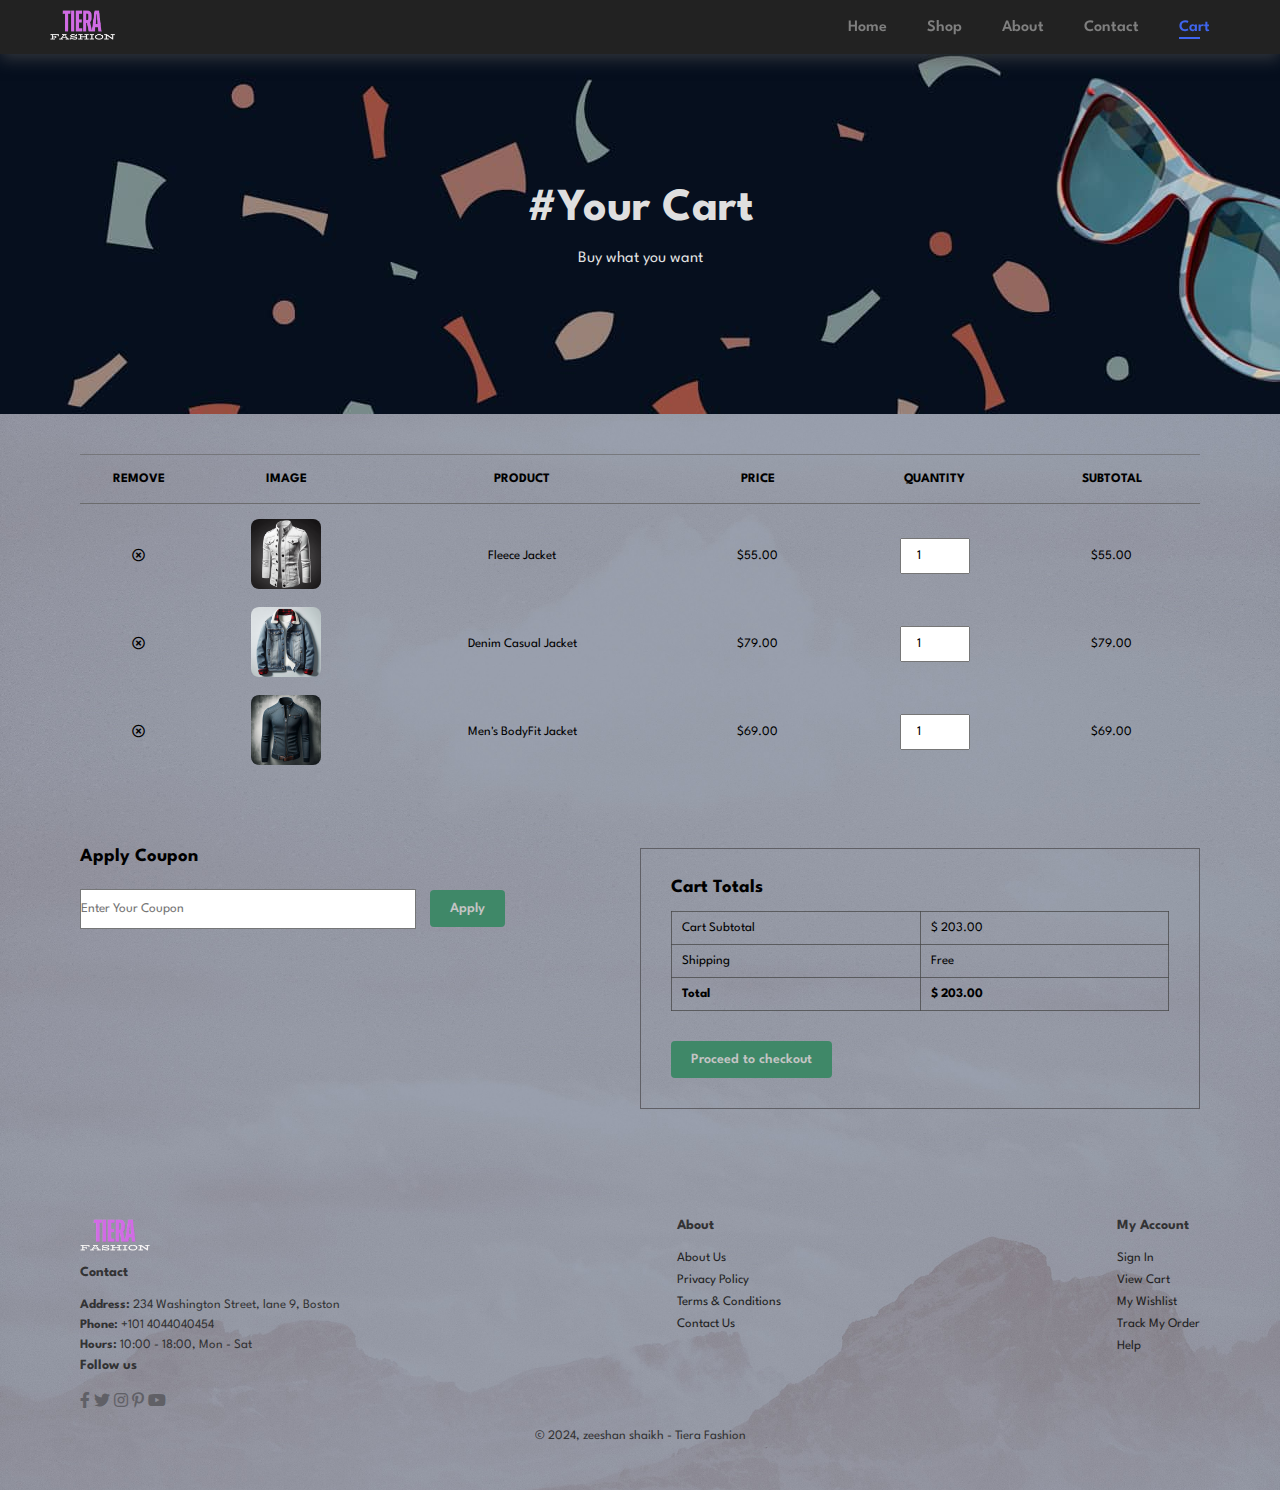
<file: cart.html>
<!DOCTYPE html>
<html lang="en">
<head>
    <meta charset="UTF-8">
    <meta name="viewport" content="width=device-width, initial-scale=1.0">
    <title>Tiera</title>
    <link rel="stylesheet" href="style.css">
    <link rel="stylesheet" href="https://use.fontawesome.com/releases/v5.15.4/css/all.css" />
</head>
<body class="shopbg" >
    
    <section id="header">
        <a href="#"><img src="Assets/TieraLogoNewTp.png" class="logo" 
           height="30px"  alt=""></a>
        <div>
            <ul id="navbar">
                <li><a href="index.html">Home</a></li>
                <li><a href="shop.html">Shop</a></li>
                <li><a href="about.html">About</a></li>
                <li><a href="contact.html">Contact</a></li>
                <li><a class="active" href="cart.html">Cart</a></li>
                <a href="#" id="close"><i class="fa fa-times"></i></a>
            </ul>
        </div>

        <div id="mobile">
            <i id="bar" class="fas fa-outdent"></i>
        </div>
    </section>

    <section id="page-header-contact">
        <h2>#Your Cart</h2>
        <p>Buy what you want</p>
    </section>

    <section id="cart" class="section-p1">
        <table width="100%">
            <thead>
                <tr>
                    <td>Remove</td>
                    <td>Image</td>
                    <td>Product</td>
                    <td>Price</td>
                    <td>Quantity</td>
                    <td>Subtotal</td>

                </tr>
            </thead>
            <tbody>
                <tr>
                    <td><i class="far fa-times-circle"></i><a href="#"></a></td>
                    <td><img src="Assets/Products/newprod/j3.jpeg" alt=""></td>
                    <td>Fleece Jacket</td>
                    <td>$55.00</td>
                    <td><input type="number" value="1"></td>
                    <td>$55.00</td>

                </tr>

                <tr>
                    <td><i class="far fa-times-circle"></i><a href="#"></a></td>
                    <td><img src="Assets/Products/newprod/j7.jpeg" alt=""></td>
                    <td>Denim Casual Jacket</td>
                    <td>$79.00</td>
                    <td><input type="number" value="1"></td>
                    <td>$79.00</td>

                </tr>

                <tr>
                    <td><i class="far fa-times-circle"></i><a href="#"></a></td>
                    <td><img src="Assets/Products/newprod/j1.jpeg" alt=""></td>
                    <td>Men's BodyFit Jacket</td>
                    <td>$69.00</td>
                    <td><input type="number" value="1"></td>
                    <td>$69.00</td>

                </tr>
            </tbody>
        </table>
    </section>

    <section id="cart-add" class="section-p1">
        <div id="coupon">
            <h3>Apply Coupon</h3>
            <div>
                <input type="text" placeholder="Enter Your Coupon">
                <button class="normal">Apply</button>
            </div>
        </div>
        <div id="sub-total">
            <h3>Cart Totals</h3>
            <table>
                <tr>
                    <td>Cart Subtotal</td>
                    <td>$ 203.00</td>
                </tr>
                <tr>
                    <td>Shipping</td>
                    <td>Free</td>
                </tr>
                <tr>
                    <td><strong>Total</strong></td>
                    <td><strong>$ 203.00</strong></td>
                </tr>
            </table>
            <button class="normal">Proceed to checkout</button>
        </div>
    </section>

    <footer class="section-p1">
        <div class="col">
            <img class="logo" src="Assets/TieraLogoNewTp.png" width="70px" alt="">
            <h4>Contact</h4>
            <p><Strong>Address:</Strong> 234 Washington Street, lane 9, Boston</p>
            <p><Strong>Phone:</Strong> +101 4044040454</p>
            <p><Strong>Hours:</Strong> 10:00 - 18:00, Mon - Sat</p>
            <div class="follow">
                <h4>Follow us</h4>
                <div class="icon">
                    <i class="fab fa-facebook-f"></i>
                    <i class="fab fa-twitter"></i>
                    <i class="fab fa-instagram"></i>
                    <i class="fab fa-pinterest-p"></i>
                    <i class="fab fa-youtube"></i>

                </div>
            </div>
        </div>

        <div class="col">
            <h4>About</h4>
            <a href="#">About Us</a>
            <a href="#">Privacy Policy</a>
            <a href="#">Terms & Conditions</a>
            <a href="#">Contact Us</a>
        </div>

        <div class="col">
            <h4>My Account</h4>
            <a href="#">Sign In</a>
            <a href="#">View Cart</a>
            <a href="#">My Wishlist</a>
            <a href="#">Track My Order</a>
            <a href="#">Help</a>
        </div>

        <div class="copywrite">
            <p>© 2024, zeeshan shaikh - Tiera Fashion</p>
        </div>
    </footer>
    
    <script src="script.js"></script>
</body>
</html>
</file>
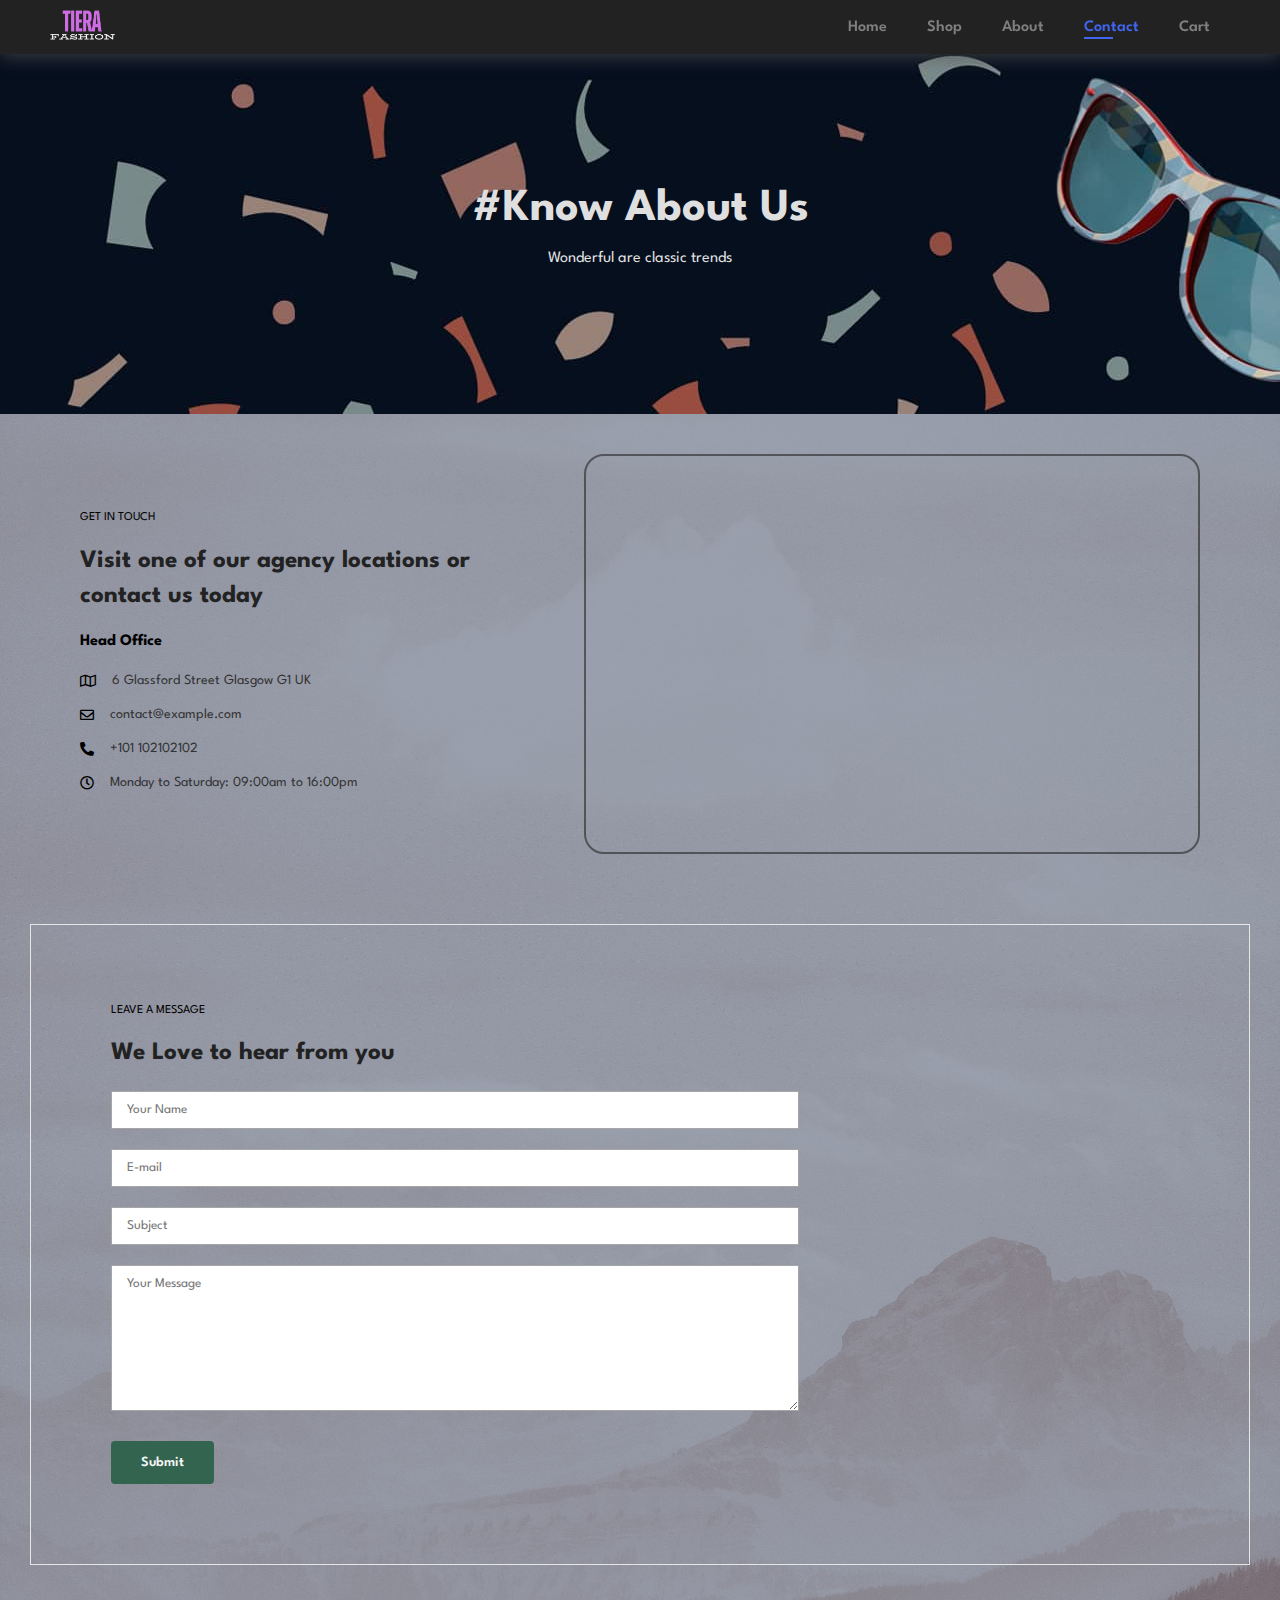
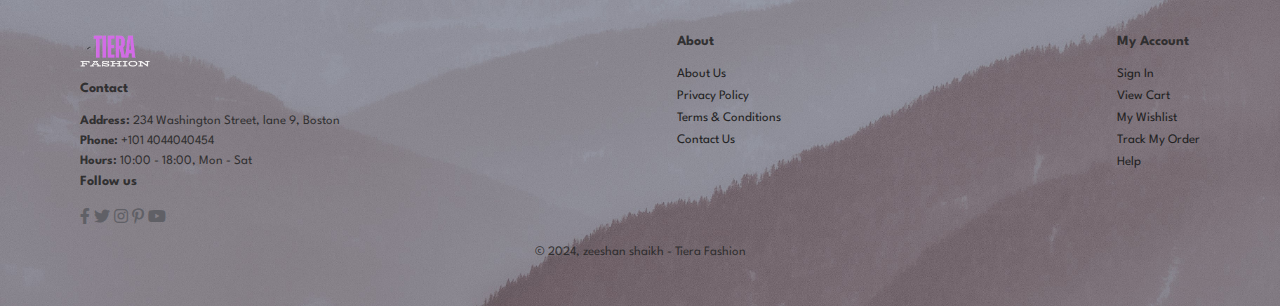
<file: contact.html>
<!DOCTYPE html>
<html lang="en">
<head>
    <meta charset="UTF-8">
    <meta name="viewport" content="width=device-width, initial-scale=1.0">
    <title>Tiera</title>
    <link rel="stylesheet" href="style.css">
    <link rel="stylesheet" href="https://use.fontawesome.com/releases/v5.15.4/css/all.css" />
</head>
<body class="shopbg" >
    
    <section id="header">
        <a href="#"><img src="Assets/TieraLogoNewTp.png" class="logo" 
           height="30px"  alt=""></a>
        <div>
            <ul id="navbar">
                <li><a href="index.html">Home</a></li>
                <li><a href="shop.html">Shop</a></li>
                <li><a href="about.html">About</a></li>
                <li><a class="active" href="contact.html">Contact</a></li>
                <li><a href="cart.html">Cart</a></li>
                <a href="#" id="close"><i class="fa fa-times"></i></a>
            </ul>
        </div>

        <div id="mobile">
            <i id="bar" class="fas fa-outdent"></i>
        </div>
    </section>

    <section id="page-header-contact">
        <h2>#Know About Us</h2>
        <p>Wonderful are classic trends  </p>
    </section>

    <section id="contact-details" class="section-p1">
        <div class="details">
            <span>GET IN TOUCH</span>
            <h2>Visit one of our agency locations or contact us today</h2>
            <h3>Head Office</h3>
            <div>
                <li>
                    <i class="far fa-map"></i>
                    <p>6 Glassford Street Glasgow G1 UK</p>
                </li>
                <li>
                    <i class="far fa-envelope"></i>
                    <p>contact@example.com</p>
                </li>
                <li>
                    <i class="fas fa-phone-alt"></i>
                    <p>+101  102102102</p>
                </li>
                <li>
                    <i class="far fa-clock"></i>
                    <p>Monday to Saturday: 09:00am to 16:00pm</p>
                </li>
            
            </div>
        </div>

            <div class="map">
                <iframe src="https://www.google.com/maps/embed?pb=!1m18!1m12!1m3!1d4478.4659123370075!2d-4.253051503469483!3d55.858624522149775!2m3!1f0!2f0!3f0!3m2!1i1024!2i768!4f13.1!3m3!1m2!1s0x488846a1b924d143%3A0x3a1c017648f15e3f!2sGlassford%202018%20Ltd!5e0!3m2!1sen!2sin!4v1719097227833!5m2!1sen!2sin" width="600" height="450" style="border:0;" allowfullscreen="" loading="lazy" referrerpolicy="no-referrer-when-downgrade"></iframe>
            </div>
        </div>
    </section>

    <section id="form-details">
        <form action="">
            <span>LEAVE A MESSAGE</span>
            <h2>We Love to hear from you</h2>
            <input type="text" placeholder="Your Name">
            <input type="text" placeholder="E-mail">
            <input type="text" placeholder="Subject">
            <textarea name="" id="" cols="30" rows="10" placeholder="Your Message"></textarea>
            <button class="normal">Submit</button>
        </form>
    </section>

    <footer class="section-p1">
        <div class="col">
            <img class="logo" src="Assets/TieraLogoNewTp.png" width="70px" alt="">
            <h4>Contact</h4>
            <p><Strong>Address:</Strong> 234 Washington Street, lane 9, Boston</p>
            <p><Strong>Phone:</Strong> +101 4044040454</p>
            <p><Strong>Hours:</Strong> 10:00 - 18:00, Mon - Sat</p>
            <div class="follow">
                <h4>Follow us</h4>
                <div class="icon">
                    <i class="fab fa-facebook-f"></i>
                    <i class="fab fa-twitter"></i>
                    <i class="fab fa-instagram"></i>
                    <i class="fab fa-pinterest-p"></i>
                    <i class="fab fa-youtube"></i>

                </div>
            </div>
        </div>

        <div class="col">
            <h4>About</h4>
            <a href="#">About Us</a>
            <a href="#">Privacy Policy</a>
            <a href="#">Terms & Conditions</a>
            <a href="#">Contact Us</a>
        </div>

        <div class="col">
            <h4>My Account</h4>
            <a href="#">Sign In</a>
            <a href="#">View Cart</a>
            <a href="#">My Wishlist</a>
            <a href="#">Track My Order</a>
            <a href="#">Help</a>
        </div>

        <div class="copywrite">
            <p>© 2024, zeeshan shaikh - Tiera Fashion</p>
        </div>
    </footer>
    
    <script src="script.js"></script>
</body>
</html>
</file>
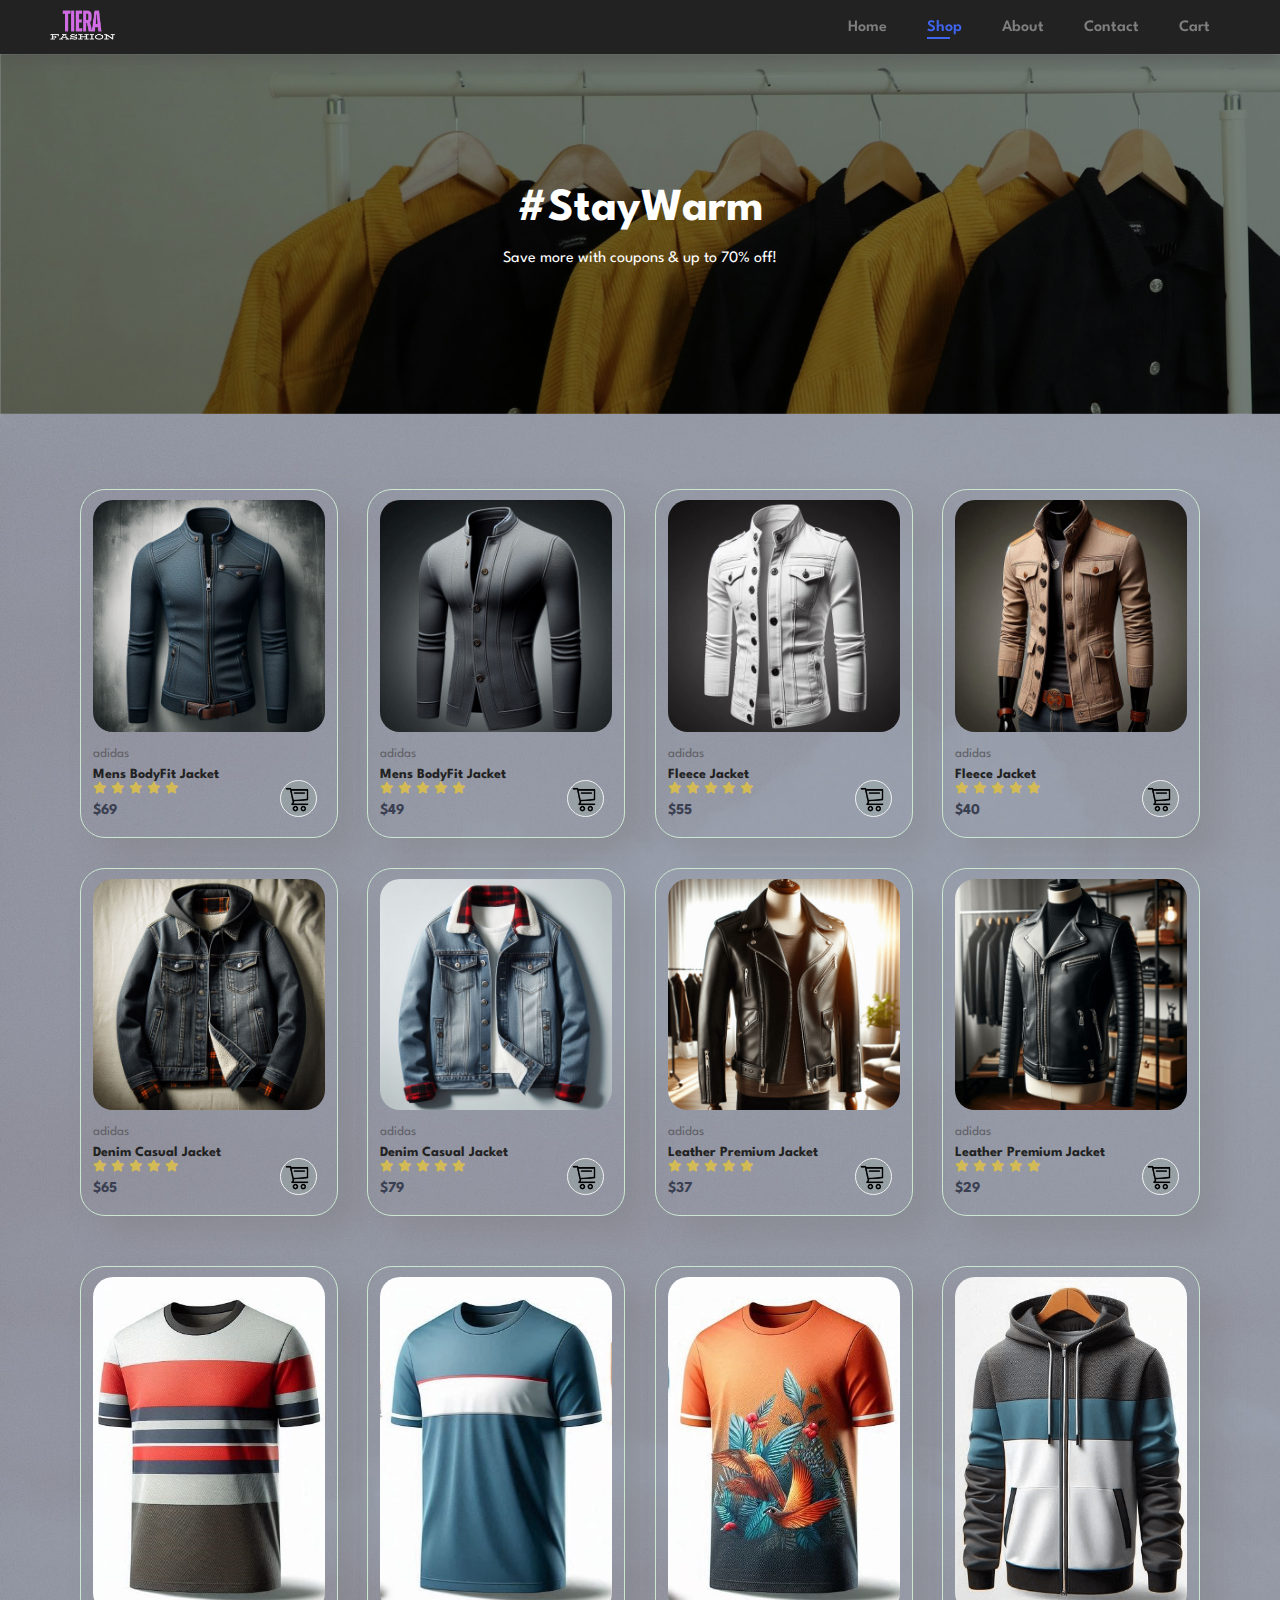
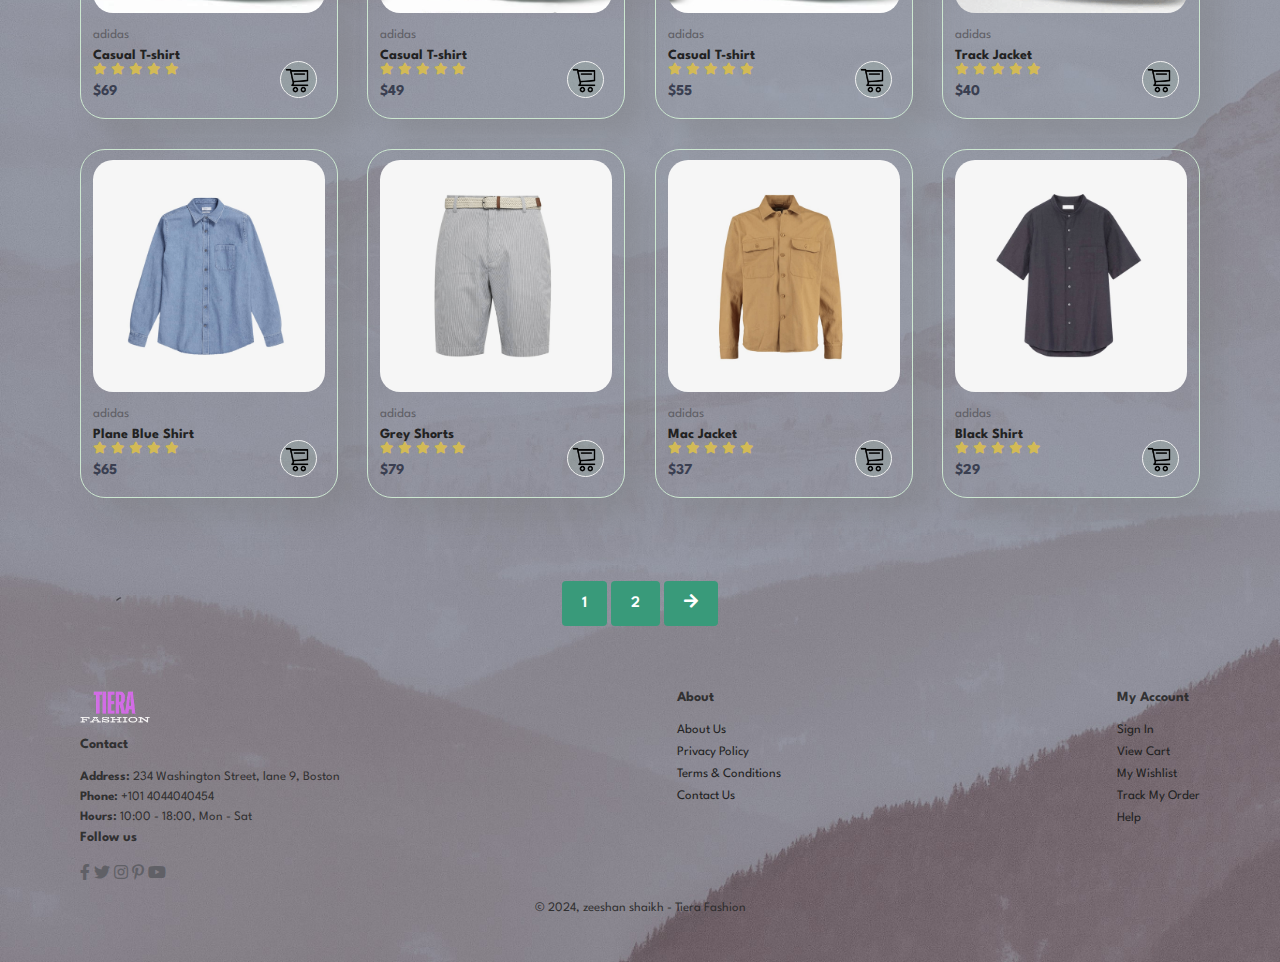
<file: shop.html>
<!DOCTYPE html>
<html lang="en">
<head>
    <meta charset="UTF-8">
    <meta name="viewport" content="width=device-width, initial-scale=1.0">
    <title>Tiera</title>
    <link rel="stylesheet" href="style.css">
    <link rel="stylesheet" href="https://use.fontawesome.com/releases/v5.15.4/css/all.css" />
</head>
<body class="shopbg" >
    
    <section id="header">
        <a href="#"><img src="Assets/TieraLogoNewTp.png" class="logo" 
           height="30px"  alt=""></a>
        <div>
            <ul id="navbar">
                <li><a href="index.html">Home</a></li>
                <li><a class="active" href="shop.html">Shop</a></li>
                <li><a href="about.html">About</a></li>
                <li><a href="contact.html">Contact</a></li>
                <li><a href="cart.html">Cart</a></li>
                <a href="#" id="close"><i class="fa fa-times"></i></a>
            </ul>
        </div>

        <div id="mobile">
            <i id="bar" class="fas fa-outdent"></i>
        </div>
    </section>

    <section id="page-header">
        <h2>#StayWarm</h2>
        <p>Save more with coupons & up to 70% off! </p>
    </section>

    <section id="product1" class="section-p1">

        <div class="pro-container">
            <div class="pro" onclick="changewin()">
                <img src="Assets/Products/newprod/j1.png" alt="">
                <div class="des">
                    <span>adidas</span>
                    <h5>Mens BodyFit Jacket</h5>
                    <div class="star">
                        <i class="fas fa-star"></i>
                        <i class="fas fa-star"></i>
                        <i class="fas fa-star"></i>
                        <i class="fas fa-star"></i>
                        <i class="fas fa-star"></i>
                    </div>
                    <h4>$69</h4>
                </div>
                <a onclick="cartpg()" href="cart.html" class="cart"><img src="Assets/cart.png" alt=""></a>
            </div>
            <div class="pro" onclick="changewin(); changeimgf2()" value="Call2Functions">
                <img src="Assets/Products/newprod/j2.png" alt="">
                <div class="des">
                    <span>adidas</span>
                    <h5>Mens BodyFit Jacket</h5>
                    <div class="star">
                        <i class="fas fa-star"></i>
                        <i class="fas fa-star"></i>
                        <i class="fas fa-star"></i>
                        <i class="fas fa-star"></i>
                        <i class="fas fa-star"></i>
                    </div>
                    <h4>$49</h4>
                </div>
                <a onclick="cartpg()" href="#" class="cart"><img src="Assets/cart.png" alt=""></a>
            </div>
            <div class="pro" onclick="changewin()">
                <img src="Assets/Products/newprod/j3.png" alt="">
                <div class="des">
                    <span>adidas</span>
                    <h5>Fleece Jacket</h5>
                    <div class="star">
                        <i class="fas fa-star"></i>
                        <i class="fas fa-star"></i>
                        <i class="fas fa-star"></i>
                        <i class="fas fa-star"></i>
                        <i class="fas fa-star"></i>
                    </div>
                    <h4>$55</h4>
                </div>
                <a href="#" class="cart"><img src="Assets/cart.png" alt=""></a>
            </div>
            <div class="pro" onclick="changewin()">
                <img src="Assets/Products/newprod/j4.png" alt="">
                <div class="des">
                    <span>adidas</span>
                    <h5>Fleece Jacket</h5>
                    <div class="star">
                        <i class="fas fa-star"></i>
                        <i class="fas fa-star"></i>
                        <i class="fas fa-star"></i>
                        <i class="fas fa-star"></i>
                        <i class="fas fa-star"></i>
                    </div>
                    <h4>$40</h4>
                </div>
                <a href="#" class="cart"><img src="Assets/cart.png" alt=""></a>
            </div>
            <div class="pro" onclick="changewin()">
                <img src="Assets/Products/newprod/j6.png" alt="">
                <div class="des">
                    <span>adidas</span>
                    <h5>Denim Casual Jacket</h5>
                    <div class="star">
                        <i class="fas fa-star"></i>
                        <i class="fas fa-star"></i>
                        <i class="fas fa-star"></i>
                        <i class="fas fa-star"></i>
                        <i class="fas fa-star"></i>
                    </div>
                    <h4>$65</h4>
                </div>
                <a href="#" class="cart"><img src="Assets/cart.png" alt=""></a>
            </div>
            <div class="pro" onclick="changewin()">
                <img src="Assets/Products/newprod/j7.png" alt="">
                <div class="des">
                    <span>adidas</span>
                    <h5>Denim Casual Jacket</h5>
                    <div class="star">
                        <i class="fas fa-star"></i>
                        <i class="fas fa-star"></i>
                        <i class="fas fa-star"></i>
                        <i class="fas fa-star"></i>
                        <i class="fas fa-star"></i>
                    </div>
                    <h4>$79</h4>
                </div>
                <a href="#" class="cart"><img src="Assets/cart.png" alt=""></a>
            </div>
            <div class="pro" onclick="changewin()">
                <img src="Assets/Products/newprod/jl1.png" alt="">
                <div class="des">
                    <span>adidas</span>
                    <h5>Leather Premium Jacket</h5>
                    <div class="star">
                        <i class="fas fa-star"></i>
                        <i class="fas fa-star"></i>
                        <i class="fas fa-star"></i>
                        <i class="fas fa-star"></i>
                        <i class="fas fa-star"></i>
                    </div>
                    <h4>$37</h4>
                </div>
                <a href="#" class="cart"><img src="Assets/cart.png" alt=""></a>
            </div>
            <div class="pro" onclick="changewin()">
                <img src="Assets/Products/newprod/jl2.png" alt="">
                <div class="des">
                    <span>adidas</span>
                    <h5>Leather Premium Jacket</h5>
                    <div class="star">
                        <i class="fas fa-star"></i>
                        <i class="fas fa-star"></i>
                        <i class="fas fa-star"></i>
                        <i class="fas fa-star"></i>
                        <i class="fas fa-star"></i>
                    </div>
                    <h4>$29</h4>
                </div>
                <a href="#" class="cart"><img src="Assets/cart.png" alt=""></a>
            </div>
        </div>

        <div class="pro-container">
            <div class="pro">
                <img src="Assets/Products/newprod/t1.png" alt="">
                <div class="des">
                    <span>adidas</span>
                    <h5>Casual T-shirt</h5>
                    <div class="star">
                        <i class="fas fa-star"></i>
                        <i class="fas fa-star"></i>
                        <i class="fas fa-star"></i>
                        <i class="fas fa-star"></i>
                        <i class="fas fa-star"></i>
                    </div>
                    <h4>$69</h4>
                </div>
                <a href="#" class="cart"><img src="Assets/cart.png" alt=""></a>
            </div>
            <div class="pro">
                <img src="Assets/Products/newprod/t2.png" alt="">
                <div class="des">
                    <span>adidas</span>
                    <h5>Casual T-shirt</h5>
                    <div class="star">
                        <i class="fas fa-star"></i>
                        <i class="fas fa-star"></i>
                        <i class="fas fa-star"></i>
                        <i class="fas fa-star"></i>
                        <i class="fas fa-star"></i>
                    </div>
                    <h4>$49</h4>
                </div>
                <a href="#" class="cart"><img src="Assets/cart.png" alt=""></a>
            </div>
            <div class="pro">
                <img src="Assets/Products/newprod/t3.png" alt="">
                <div class="des">
                    <span>adidas</span>
                    <h5>Casual T-shirt</h5>
                    <div class="star">
                        <i class="fas fa-star"></i>
                        <i class="fas fa-star"></i>
                        <i class="fas fa-star"></i>
                        <i class="fas fa-star"></i>
                        <i class="fas fa-star"></i>
                    </div>
                    <h4>$55</h4>
                </div>
                <a href="#" class="cart"><img src="Assets/cart.png" alt=""></a>
            </div>
            <div class="pro">
                <img src="Assets/Products/newprod/jt1.png" alt="">
                <div class="des">
                    <span>adidas</span>
                    <h5>Track Jacket</h5>
                    <div class="star">
                        <i class="fas fa-star"></i>
                        <i class="fas fa-star"></i>
                        <i class="fas fa-star"></i>
                        <i class="fas fa-star"></i>
                        <i class="fas fa-star"></i>
                    </div>
                    <h4>$40</h4>
                </div>
                <a href="#" class="cart"><img src="Assets/cart.png" alt=""></a>
            </div>
            <div class="pro">
                <img src="Assets/Products/n5.png" alt="">
                <div class="des">
                    <span>adidas</span>
                    <h5>Plane Blue Shirt</h5>
                    <div class="star">
                        <i class="fas fa-star"></i>
                        <i class="fas fa-star"></i>
                        <i class="fas fa-star"></i>
                        <i class="fas fa-star"></i>
                        <i class="fas fa-star"></i>
                    </div>
                    <h4>$65</h4>
                </div>
                <a href="#" class="cart"><img src="Assets/cart.png" alt=""></a>
            </div>
            <div class="pro">
                <img src="Assets/Products/n6.png" alt="">
                <div class="des">
                    <span>adidas</span>
                    <h5>Grey Shorts</h5>
                    <div class="star">
                        <i class="fas fa-star"></i>
                        <i class="fas fa-star"></i>
                        <i class="fas fa-star"></i>
                        <i class="fas fa-star"></i>
                        <i class="fas fa-star"></i>
                    </div>
                    <h4>$79</h4>
                </div>
                <a href="#" class="cart"><img src="Assets/cart.png" alt=""></a>
            </div>
            <div class="pro">
                <img src="Assets/Products/n7.png" alt="">
                <div class="des">
                    <span>adidas</span>
                    <h5>Mac Jacket</h5>
                    <div class="star">
                        <i class="fas fa-star"></i>
                        <i class="fas fa-star"></i>
                        <i class="fas fa-star"></i>
                        <i class="fas fa-star"></i>
                        <i class="fas fa-star"></i>
                    </div>
                    <h4>$37</h4>
                </div>
                <a href="#" class="cart"><img src="Assets/cart.png" alt=""></a>
            </div>
            <div class="pro">
                <img src="Assets/Products/n8.png" alt="">
                <div class="des">
                    <span>adidas</span>
                    <h5>Black Shirt</h5>
                    <div class="star">
                        <i class="fas fa-star"></i>
                        <i class="fas fa-star"></i>
                        <i class="fas fa-star"></i>
                        <i class="fas fa-star"></i>
                        <i class="fas fa-star"></i>
                    </div>
                    <h4>$29</h4>
                </div>
                <a href="#" class="cart"><img src="Assets/cart.png" alt=""></a>
            </div>
        </div>
    </section>

    <section id="pagination" class="section-p1">
        <a href="#">1</a>
        <a href="#">2</a>
        <a href="#"><i class="fa fa-arrow-right"></i></a>
    </section>

    <footer class="section-p1">
        <div class="col">
            <img class="logo" src="Assets/TieraLogoNewTp.png" width="70px" alt="">
            <h4>Contact</h4>
            <p><Strong>Address:</Strong> 234 Washington Street, lane 9, Boston</p>
            <p><Strong>Phone:</Strong> +101 4044040454</p>
            <p><Strong>Hours:</Strong> 10:00 - 18:00, Mon - Sat</p>
            <div class="follow">
                <h4>Follow us</h4>
                <div class="icon">
                    <i class="fab fa-facebook-f"></i>
                    <i class="fab fa-twitter"></i>
                    <i class="fab fa-instagram"></i>
                    <i class="fab fa-pinterest-p"></i>
                    <i class="fab fa-youtube"></i>

                </div>
            </div>
        </div>

        <div class="col">
            <h4>About</h4>
            <a href="#">About Us</a>
            <a href="#">Privacy Policy</a>
            <a href="#">Terms & Conditions</a>
            <a href="#">Contact Us</a>
        </div>

        <div class="col">
            <h4>My Account</h4>
            <a href="#">Sign In</a>
            <a href="#">View Cart</a>
            <a href="#">My Wishlist</a>
            <a href="#">Track My Order</a>
            <a href="#">Help</a>
        </div>

        <div class="copywrite">
            <p>© 2024, zeeshan shaikh - Tiera Fashion</p>
        </div>
    </footer>

    <script src="script.js"></script>
</body>
</html>
</file>
<file: style.css>
@import url("https://fonts.googleapis.com/css2?family=Spartan:wght@100;200;300;400;500;600;700;800;900&display=swap");
* {
  margin: 0;
  padding: 0;
  box-sizing: border-box;
  font-family: "Spartan", sans-serif;
}

html {
  scroll-behavior: smooth;
}

/* Global Styles */

h1 {
  font-size: 50px;
  line-height: 64px;
  color: #222;
}

h2 {
  font-size: 46px;
  line-height: 54px;
  color: #222;
}

h4 {
  font-size: 20px;
  color: #222;
}

h6 {
  font-weight: 700;
  font-size: 12px;
}

p {
  font-size: 16px;
  color: #465b52;
  margin: 15px 0 20px 0;
}

.section-p1 {
  padding: 40px 80px;
}

.section-m1 {
  margin: 40px 0;
}

button.normal{
  font-size: 14px;
  font-weight: 600;
  margin-top: 10px;
  padding: 15px 30px;
  color: #222222;
  background-color: #ffffff;
  border-radius: 4px;
  cursor: pointer;
  border: none;
  outline: none;
  transition: 0.2s;
}

button.white{
  font-size: 13px;
  font-weight: 600;
  padding: 11px 18px;
  color: #ffffff;
  background-color: transparent;
  cursor: pointer;
  border: 1px solid #ffffff;
  outline: none;
  transition: 0.2s;
}

body {
  width: 100%;
}


#header{
  display: flex;
  align-items: center;
  justify-content: space-between;
  padding: 10px 50px;
  background: #222222;
  box-shadow: 0 5px 15px rgba(81, 81, 81, 0.579);
  z-index: 999;
  position: sticky;
  top: 0;
  left:0;
}

#navbar{
  display: flex;
  align-items: center;
  justify-content: center;

}

#navbar li{
  list-style: none;
  padding: 0 20px;
  position: relative;
}

#navbar li a{
  text-decoration: none;
  font-size: 16px;
  font-weight: 600;
  color: #7f7f7f;
  transition: 0.3s ease;
}

#navbar li a:hover,
#navbar li a.active{
  color: #3f65ef;
}

#navbar li a.active::after,
#navbar li a:hover::after{
  content: "";
  width: 30%;
  height: 2px;
  background: #3f65ef;
  position: absolute;
  bottom: -4px;
  left: 20px;
}

#mobile{
  display: none;
  align-items: center;
}

#mobile i{
  color: #222222;
  font-size: 24px;
}

#close{
  display: none;
}


#hero{
  background-image:url(Assets/Banner/bg.jpg);
  height: 90vh;
  width: 100%;
  background-size: cover;
  background-position: top 10% right 0;
  padding: 0 80px;
  display: flex;
  flex-direction: column;
  align-items: flex-start;
  justify-content: center;

}

#hero h4{
  padding-bottom:  20px;
} 

#hero h1{
  color: rgb(205, 189, 84);
}

#hero h2{
  padding-bottom:  5px;
}

#hero h2,h4,p{
  color: rgb(200, 200, 200);
}
#hero p{
  color: #bcb7b7;
}

#hero button{
  background-image: url("Assets/Button.png");
  background-color: transparent;
  color: #b3b3b3;
  border: 0;
  cursor: pointer;
  padding: 14px 80px 19px 65px;
}

#feature{
  display: flex;
  align-items: center;
  justify-content: space-between;
  flex-wrap: wrap;
}

#feature img{
  width: 100%;
  border-radius: 30px;

}

#feature .fe-box{
  width: 200px;
  box-shadow: 20px 20px 34px rgba(179, 179, 179, 0.671);
  border: 1px solid rgb(245, 245, 245);
  border-radius: 35px;
  padding: 4px;
  margin: 15px 0;
}

#feature .fe-box:hover{
  box-shadow: 20px 20px 48px rgb(230, 230, 230);

}

#product1{
  text-align: center;
}

#product1 .pro{
  width: 23%;
  min-width: 200px;
  padding: 10px 12px;
  border: 1px solid #cce7d0;
  border-radius: 25px;
  cursor: pointer;
  box-shadow: 20px 20px 30px #7474744a;
  margin: 15px 0;
  transition: 0.2s ease;
  position: relative;
}

#product1 .pro:hover{
  box-shadow: 20px 20px 30px #747474c5;

}

#product1 .pro img{
  width: 100%;
  border-radius: 20px;
}

#product1 .pro .des{
  text-align: start;
  padding: 10px 0;
}

#product1 .pro .des span{
  color: #606066;
  font-size: 13px;
}

#product1 .pro .des h5{
  padding-top: 7px;
  font-size: 14px;
  color: #222;
}

#product1 .pro .des i{
  font-size: 12px;
  color: #d2ba56;
}

#product1 .pro .des h4{
  padding-top: 7px;
  font-size: 15px;
  font-weight: 700;
  color: #3a3f51;
}



/* Cart Icon Product Card */
#product1 .pro a img{
  width: 37px;
  height: 37px;
  line-height: 40px;
  border-radius: 20px;
  background-color: #9dbfa93a;
  font-weight: 500;
  color: #f2f2f2;
  border: 1px solid;
  position: absolute;
  bottom: 20px;
  right: 20px;

}

#product1 .pro-container{
  display: flex;
  justify-content: space-between;
  padding-top: 20px;
  flex-wrap: wrap;
}


#banner{
  display: flex;
  flex-direction: column;
  justify-content: center;
  align-items: center;
  text-align: center;
  background-image: url(Assets/Banner/Banner.png);
  width: 100%;
  height: 50vh;
  background-size: cover;
  background-position:top ;
  
}

#banner h4{
  color: wheat;
  font-size: 16px;
  padding: 15px 0;
}

#banner h2 span{
  color: rgb(195, 59, 59);
}

#banner button:hover{
  background-color: rgb(57, 154, 122);
  color: white;
}

#sm-banner{
  display: flex;
  justify-content: space-between;
  
}

#sm-banner .banner-box{
  display: flex;
  flex-direction: column;
  justify-content: center;
  align-items: flex-start;
  background-image: url(Assets/Banner/B_2.png );
  width: 580px;
  height: 50vh;
  background-size: cover;
  background-position:center ;
  padding: 30px;
}

#sm-banner .banner-box2{
  background-image: url(Assets/Banner/B_1.png);
}

#sm-banner h4{
  color: #2c2c2c;
  font-size: 20px;
  font-weight: 300;
}
#sm-banner h2{
  color: #2c2c2c;
  font-size: 28px;
  font-weight: 800;
}
#sm-banner span{
  color: #ffffff;
  font-size: 14px;
  font-weight: 500;padding-bottom: 15px;
}

#sm-banner .banner-box2 h4{
  color: #ffffff;
  font-size: 20px;
  font-weight: 300;
}
#sm-banner .banner-box2 h2{
  color: #ffffff;
  font-size: 28px;
  font-weight: 800;
}
#sm-banner .banner-box2 span{
  color: #ffffff;
  font-size: 14px;
  font-weight: 500;padding-bottom: 15px;
}


#sm-banner .banner-box:hover button{
  background-color:rgb(57, 154, 122);
  border: 1px solid rgb(57, 154, 122);
}


#product1 .ppp{
  color: #222;
}

#banner3{
  display: flex;
  justify-content: space-between;
  flex-wrap: wrap;
  padding: 0 80px;
}

#banner3 .banner-box{
  display: flex;
  flex-direction: column;
  justify-content: center;
  align-items: flex-start;
  background-image: url(Assets/Banner/b7.jpg );
  width: 30%;
  height: 30vh;
  background-size: cover;
  background-position:center ;
  padding: 20px;
  margin-bottom: 20px;
}

#banner3 .banner-box2{
  background-image: url(Assets/Banner/B_3.png );
}
#banner3 .banner-box3{
  background-image: url(Assets/Banner/b10.jpg );
}

#banner3 h2{
  color: white;
  font-weight: 900;
  font-size: 22px;
}
#banner3 h3{
  color: rgb(161, 71, 71);
  font-weight: 800;
  font-size: 15px;
}
footer .col h4,p{
  color: #292929ea;
}

footer{
  display: flex;
  flex-wrap: wrap;
  justify-content: space-between;
}

footer .col{
  display: flex;
  flex-direction: column;
  align-items: flex-start;
  margin-bottom: 20px;
}

footer .logo{
  margin-bottom: 15px;
}

footer h4{
  font-size: 14px;
  padding-bottom: 20px;
}

footer p{
  font-size: 13px;
  margin: 0 0 8px 0;
}

footer a{
  font-size: 13px;
  text-decoration: none;
  color: #222222;
  margin-bottom: 10px;
}

footer .follow{
  color: #606066;
  padding-right: 4px;
  cursor: pointer;
}

footer .follow i:hover,
footer a:hover{
  color: #3f65ef;
}

footer .copywrite{
  width: 100%;
  text-align: center;
}



/* Window Size */

@media (max-width:799px) {
  #navbar {
    display: flex;
    flex-direction: column;
    align-items: flex-start;
    justify-content: flex-start;
    position: fixed;
    top: 0;
    right: -300px;
   height: 100vh;
   width: 300px;
   background-color: #313131f0;
   box-shadow: 0 40px 60px #646464a1;
   padding: 80px 0 0 10px;
   transition: 0.3s ease;
  }

  #navbar li{
    margin-bottom:20px;
  }

  #navbar.active{
    right: 0px;
  }

  #mobile{
    display: flex;
    align-items: center;
  }

  #mobile i{
    color: #a6a6a6;
    font-size: 24px;
    padding-left: 20px;
  }

  #close{
    display: initial;
    position: absolute;
    top: 30px;
    left: 30px;
    color: #c4c4c4;
    font-size: 24px;
  }

  #hero{
    height: 95vh;
    padding: 0 18px;
    padding-top: 400px;
    background-position: top 30% right 30%;
  }

  #feature {
    justify-content: center;  
  }

  #feature .fe-box{
    margin: 15px 15px;
  }

  #product1 .pro-container {
    justify-content: center;
  }

  #product1 .pro {
    margin: 35px ;
  }

  #banner {
    width: 100%;
    height: 50vh;
    background-position: top 0 left 25%;
  }

  #sm-banner{
    display: flex;
    flex-wrap: wrap;
  } 
  
  #sm-banner .banner-box{
    min-width: 100%;
    height: 30vh;
  }

  #banner3 .banner-box{
    width: 30%;
  }
}



/* Shop list */

.shopbg{
  background-image: url(Assets/Banner/bghome.jpg);
  background-size: cover;
  width: 100%;
}

#page-header{
  background-image: url(Assets/Banner/shopbantint.png);
  width: 100%;
  background-size: cover;  
  height: 40vh;
  display: flex;
  justify-content: center;
  text-align: center;
  flex-direction: column;
  padding: 14px;
}

#page-header h2,
#page-header p{
  color: white;
}

#pagination{
  text-align: center;
}

#pagination a{
  text-decoration: none;
  background-color: rgb(57, 154, 122);
  padding: 15px 20px;
  border-radius: 4px;
  color: #ffffff;
  font-weight: 600;
}

#pagination a i{
  font-size: 16px;
  font-weight: 600;
}


/*  Single Product  */

#prodetails{
  display: flex;
  margin-top: 20px;
}

#prodetails .single-pro-image{
  width: 40%;
  margin-right: 50px;
}

.small-img-group{
  display: flex;
  justify-content: space-between;
}

.small-img-col{
  flex-basis: 24%;
  cursor: pointer;
}

#prodetails .single-pro-details{
  width: 50%;
  padding-top: 30px;
}

#prodetails .single-pro-details h4{
  padding: 40px 0 20px 0;
  color: #222;
}

#prodetails .single-pro-details h2{
  font-size: 20px;
  color: #222 ;
}

#prodetails .single-pro-details select{
  display: block;
  padding: 5px 10px;
  margin-bottom: 10px;
}

#prodetails .single-pro-details input{
  width: 50px;
  height: 47px;
  padding-left: 10px;
  font-size: 16px;
  margin-right: 10px;
}
#prodetails .single-pro-details input:focus{
  outline: none;
}

#prodetails .single-pro-details button{
  background: rgb(57, 154, 122);
  color: #ffffff;
}

#prodetails .single-pro-details span{
  line-height: 25px;
}
/* About Page */

#page-header-about{
  background-image: url(Assets/About/about.jpg);
  width: 100%;
  background-size: cover;  
  height: 40vh;
  display: flex;
  justify-content: center;
  text-align: center;
  flex-direction: column;
  padding: 14px;
}

#page-header-about h2,
#page-header-about p{
  color: rgb(223, 223, 223);
}

#about-head{
  display: flex;
  align-items: center;
}

#about-head img{
  width: 50%;
  height: auto;
}

#about-head div{
  padding-left: 40px;
}

#about-app{
  text-align: center;
}

#about-app .video{
  width: 90%;
  height: 100%;
  margin: 30px auto 0 auto;
}

#about-app .video video{
  width: 100%;
  height: 100%;
  border-radius: 30px;
}


/* Contact Us Page */

#page-header-contact{
  background-image: url(Assets/Banner/b2.jpg);
  width: 100%;
  background-size: cover;  
  height: 40vh;
  display: flex;
  justify-content: center;
  text-align: center;
  flex-direction: column;
  padding: 14px;
}

#page-header-contact h2,
#page-header-contact p{
  color: rgb(223, 223, 223);
}

#contact-details{
  display: flex;  
  align-items: center;
  justify-content: space-between;
}

#contact-details .details{
  width: 40%;
}

#contact-details .details span,
#form-details form{
  font-size: 12px;
}

#contact-details .details h2,
#form-details form h2{
  font-size: 25px;
  line-height: 35px;
  padding: 20px 0;
}

#contact-details .details h3{
  font-size: 16px;
  padding-bottom: 15px;
}

#contact-details .details li{
  list-style: none;
  display: flex;
  padding: 10px 0;
}

#contact-details .details li{
  font-size: 14px;
  padding-right: 22px;
}
#contact-details .details li p{
  margin: 0;
  padding-left: 16px;
  font-size: 14px;
}

#contact-details .map{
  width: 55%;
  height: 400px;
  border: 2px solid;
  border-radius: 20px;
  border-color: #1d1d1d8f;
}

#contact-details .map iframe{
  width: 100%;
  height: 100%;
  border-radius: 20px;

}

#form-details{
  display: flex;
  justify-content: space-between;
  margin: 30px;
  padding: 80px;
  border: 1px solid #e6e6e6;
}

#form-details form{
  width: 65%;
  display: flex;
  flex-direction: column;
  align-items: flex-start;
}

#form-details form input,
#form-details form textarea{
  width: 100%;
  padding: 12px 15px;
  outline: none;
  margin-bottom: 20px;
  border: 1px solid #a6a6a6;
}

#form-details form button{
  background-color: #33644f;
  color: whitesmoke;
}


/* Cart Page */

#cart table{
  width: 100%;
  border-collapse: collapse;
  table-layout: fixed;
  white-space: nowrap;
}

#cart table img{
  width: 70px;
}

#cart table td:nth-child(1){
  width: 100px;
  text-align: center;
}

#cart table td:nth-child(2){
  width: 150px;
  text-align: center;
}
#cart table td:nth-child(3){
  width: 250px;
  text-align: center;
}
#cart table td:nth-child(4),
#cart table td:nth-child(5),
#cart table td:nth-child(6){
  width: 150px;
  text-align: center;
}

#cart table td:nth-child(5) input{
  width: 70px;
  padding: 10px 5px 10px 15px;
}

#cart table thead{
  border: 1px solid #676767a7;
  border-left: none;
  border-right: none;
}

#cart table thead td{
  font-weight: 700;
  text-transform: uppercase;
  font-size: 13px;
  padding: 18px 0;
}

#cart table tbody tr td{
  padding-top: 15px;
}

#cart table tbody tr td img{
  border-radius: 8px;
}

#cart table tbody td{
  font-size: 13px;
}


#cart-add{
  display: flex;
  flex-wrap: wrap;
  justify-content: space-between;
}

#coupon{
  width: 50%;
  margin-bottom: 30px;
}

#coupon h3,
#sub-total h3,
#sub-total table td{
  padding-bottom: 15px;
}

#coupon input{
  padding-bottom: 10px 20px;
  outline: none;
  width: 60%;
  height: 40px;
  margin-right: 10px;
  border: 1px solid #58595bd3;
}

#coupon button,
#sub-total button{
  background-color: #3f8868;
  color: #c4c4c4 ;
  padding: 12px 20px;
}

#sub-total{
  width: 50%;
  margin-bottom: 30px;
  border: 1px solid #606066;
  padding: 30px;
}

#sub-total table{
  border-collapse: collapse;
  width: 100%;
  margin-bottom: 20px;
}

#sub-total table td{
  width: 50%;
  margin-bottom: 10px;
  font-size: 13px;
  border: 1px solid #464646bd;
  padding: 10px;
}
</file>
